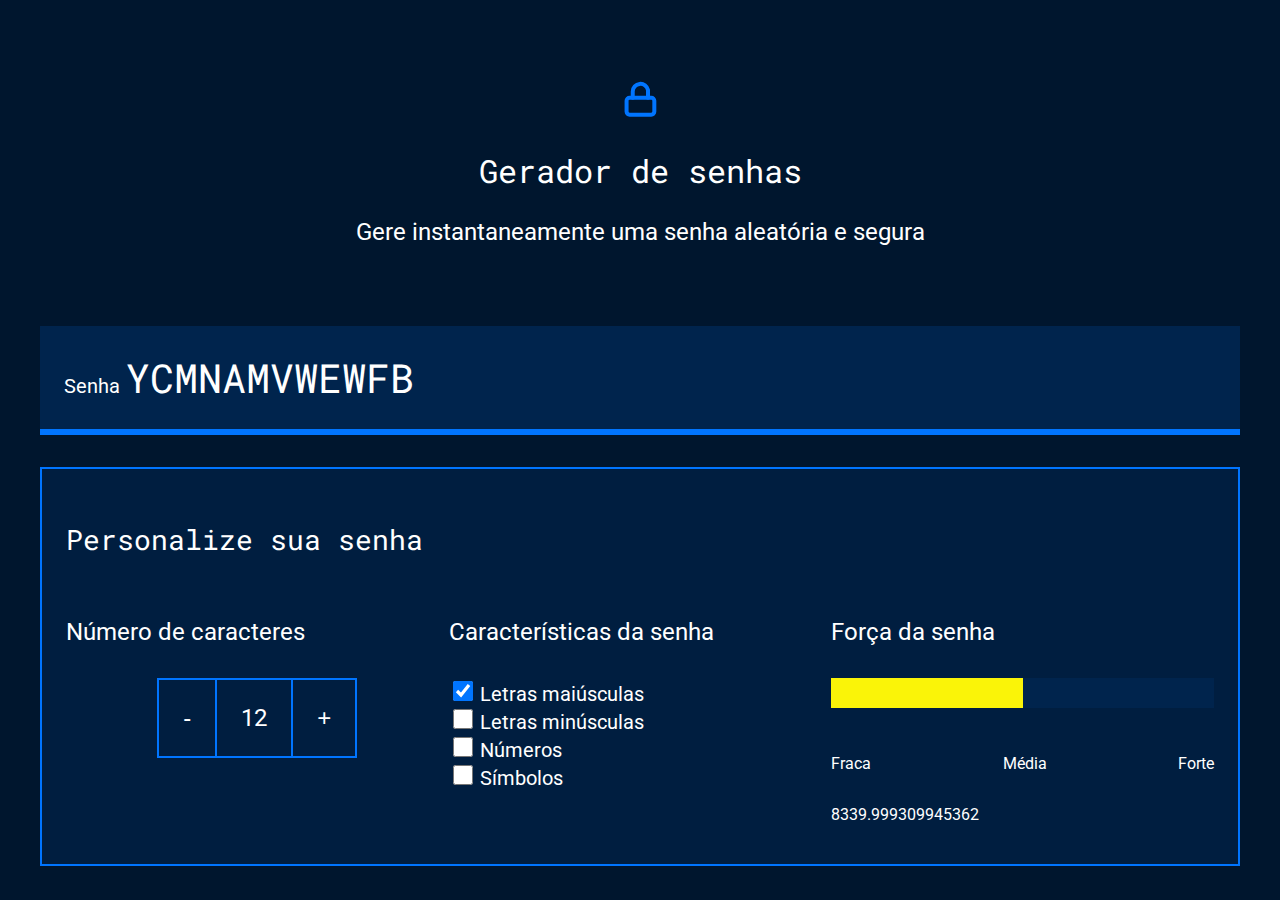
<file: MAKAROSKI/index.html>
<!DOCTYPE html>
<html lang="pt-br">

<head>
    <meta charset="UTF-8">
    <meta name="viewport" content="width=device-width, initial-scale=1.0">
    <title>Gerador de senha</title>
    <link rel="stylesheet" href="stye.css">
</head>

<body>
    <section class="conteudo">
        <div class="conteudo-titulo">
            <img src="unlock.svg" alt="cadeado fechado">
            <h2 class="titulo-principal">Gerador de senhas</h2>
            <h3 class="titulo-secundario">Gere instantaneamente uma senha aleatória e segura</h3>
        </div>
        <div class="conteudo-senha">
            <label for="senha">Senha</label>
            <input name="senha" type="text" id="campo-senha" readonly>
        </div>
        <div class="parametro">
            <h3 class="parametro-titulo">Personalize sua senha</h3>
            <div class="parametro-coluna__senha">
                <div class="parametro-senha">
                    <h4 class="parametro-senha__titulo">Número de caracteres</h4>
                    <div class="parametro-senha-botoes">
                        <button class="parametro-senha__botao">-</button>
                        <p class="parametro-senha__texto">12</p>
                        <button class="parametro-senha__botao">+</button>
                    </div>
                </div>               
                <div class="parametro-senha">
                    <h4 class="parametro-senha__titulo">Características da senha</h4>
                    <div class="parametro-senha-checkbox">
                        <input name="maiusculo" type="checkbox" class="checkbox" checked>
                        <label for="maiusculo">Letras maiúsculas</label>
                    </div>
                    <div class="parametro-senha-checkbox">
                        <input name="minusculo" type="checkbox" class="checkbox">
                        <label for="minusculo">Letras minúsculas</label>
                    </div>
                    <div class="parametro-senha-checkbox">
                        <input name="numero" type="checkbox" class="checkbox">
                        <label for="numero">Números</label>
                    </div>
                    <div class="parametro-senha-checkbox">
                        <input name="simbolo" type="checkbox" class="checkbox">
                        <label for="simbolo">Símbolos</label>
                    </div>
                </div>
                <div class="parametro-senha">
                    <h4 class="parametro-senha__titulo">Força da senha</h4>
                    <div class="barra"></div>
                    <div class="forca fraca"></div>
                    <div class="parametro-senha-textos">
                        <p>Fraca</p>
                        <p>Média</p>
                        <p>Forte</p>
                    </div>
                    <p class="entropia"></p>
                </div>
            </div>
        </div>
    </section>
    <script src="main.js"></script>
</body> 
</html>
</file>
<file: MAKAROSKI/stye.css>
@import url('https://fonts.googleapis.com/css2?family=Roboto&family=Roboto+Mono&display=swap');

:root{
    --branco: white;
    --cor-de-fundo: #00162E;
    --fundo-senha: #00244D;
    --fundo-texto: #001E40;
    --borda: #0075FF;
    --roboto: 'Roboto', sans-serif;
    --roboto-mono: 'Roboto Mono', monospace;
}

*{
    font-weight: 400;
}

body{
    color: var(--branco);
    background-color: var(--cor-de-fundo);
    font-family: var(--roboto);
}

.titulo-principal{
    font-family: var(--roboto-mono);
    font-size: 32px;
}

.titulo-secundario{
    font-size: 24px;
}

.conteudo-titulo{
    text-align: center;
    margin-top: 80px;
}

.conteudo-senha{
    margin-top: 80px; 
    background: var(--fundo-senha);
    padding: 24px;
    border-bottom: 6px solid var(--borda);
}

#campo-senha{
    background-color: var(--fundo-senha);
    border: none;
    color: var(--branco);
    font-family: var(--roboto-mono);
    font-size: 40px;
    width: 70%;
}

#campo-senha:focus{
    outline: none;
}

.conteudo{
    max-width: 1200px;
    margin: 0 auto;
}

.parametro{
    background-color: var(--fundo-texto);
    border: 2px solid var(--borda);
    margin-top: 32px;
    padding: 24px;
}

.parametro-titulo{
    font-family: var(--roboto-mono);
    font-size: 28px;
}

.parametro-senha__titulo{
    font-size:24px;
}

.parametro-coluna__senha{
    display: flex;
    flex-direction: column;
    justify-content: center;
}
.parametro-senha{
    width: 50%;
    margin: 0 auto;
}

.parametro-senha-botoes{
    display: flex;
    justify-content: center;
}

.parametro-senha__botao{
    background-color: var(--fundo-texto);
    color: var(--branco);
    border: 2px solid var(--borda);
    padding: 24px;
    font-size: 24px;
    cursor: pointer;
}
.parametro-senha__texto{
    padding: 24px;
    border-top: 2px solid var(--borda);
    border-bottom: 2px solid var(--borda);
    margin: 0;
    font-size: 24px;
}

label{
    font-size: 20px;
}

.checkbox{
    width: 20px;
    height: 20px;
    cursor: pointer;
}

.barra{
    background-color: var(--fundo-senha);
    height: 30px;
    width: 100%;
}
.forca{
    height: 30px;
    position: relative;
    bottom: 30px;
}
.fraca{
    width: 25%;
    background-color: #E71B32; 
}
.media{
    background-color: #FAF408;
    width: 50%;
}
.forte{
    background-color: #00FF85;
    width: 100%;
}

.parametro-senha-textos{
    display: flex;
    justify-content: space-between;
}


@media screen and (min-width: 768px) {
    .parametro-coluna__senha{
        flex-direction: row;
    }
}
</file>
